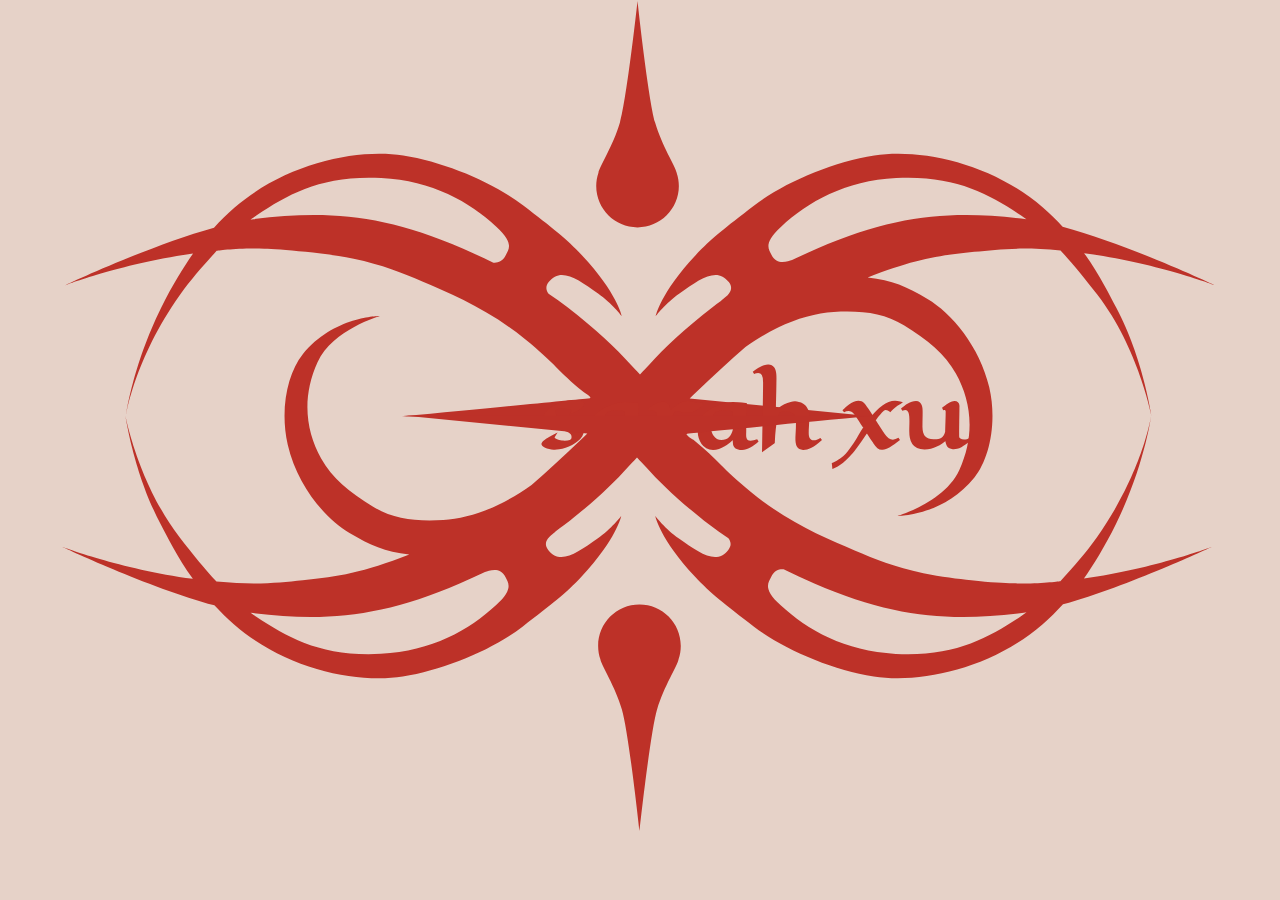
<file: index.html>
<!DOCTYPE html>
<html lang="en">
<head>
    <meta charset="UTF-8">
    <meta http-equiv="X-UA-Compatible" content="IE=edge">
    <meta name="viewport" content="width=device-width, initial-scale=1.0">
    <title>sarah xu</title>
    <link rel="stylesheet" href="style.css">
    <link rel="stylesheet" href="media.css">
    <link rel="preconnect" href="https://fonts.googleapis.com">
    <link rel="preconnect" href="https://fonts.gstatic.com" crossorigin>
    <!--Eagle Lake, EB Garamond-->
    <link href="https://fonts.googleapis.com/css2?family=EB+Garamond&family=Eagle+Lake&display=swap" rel="stylesheet">
</head>
<body>
    <div class="landing">
        <a href="./main.html">
            <img src="assets/half-logo1.svg" alt="logo" class="logo logo1">
            <div class="name">sarah xu</div>
            <img src="assets/half-logo2.svg" alt="logo" class="logo logo2">
        </a>
    </div>


</div>
 
</body>
</html>
</file>
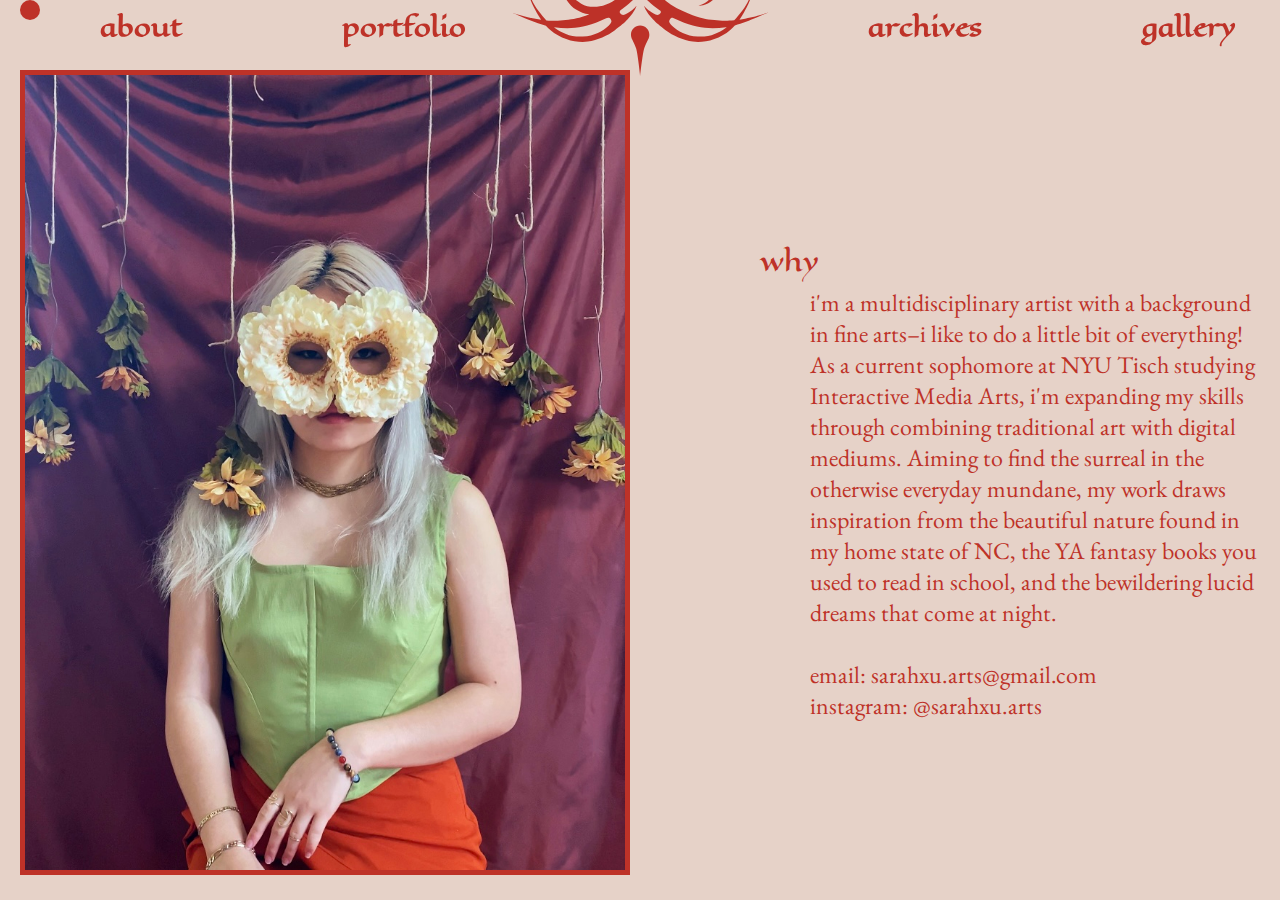
<file: about.html>
<!DOCTYPE html>
<html lang="en">
<head>
    <meta charset="UTF-8">
    <meta http-equiv="X-UA-Compatible" content="IE=edge">
    <meta name="viewport" content="width=device-width, initial-scale=1.0">
    <title>about</title>
    <link rel="stylesheet" href="style.css">
    <!--Eagle Lake, EB Garamond-->
    <link href="https://fonts.googleapis.com/css2?family=EB+Garamond&family=Eagle+Lake&display=swap" rel="stylesheet">
    <link rel="stylesheet" href="about.css">
</head>
<body>
    <div class="cursor-dot"></div>
    <div class="pageNavBar">
        <div class="p-Lside">
            <a href="./about.html">about</a>
            <a href="./portfolio.html">portfolio</a>
        </div>
        <div class="p-middle">
            <div id="halfLogo">
                <a href="./index.html">
                    <img src="assets/logoSide.svg" alt="a really cool logo on its side">
                </a>
            </div>
        </div>
        <div class="p-Rside">
            <a href="./archives.html">archives</a>
            <a href="./gallery.html">gallery</a>
        </div>
    </div>
    <div class="content">
        <div class="abtPic" id="abtPic">
            <img src="assets/mePic.jpg" alt="cool picture of sarah xu">
        </div>
        <div class="abtText">
            <div class="intro">
                <div id="str"></div>
            </div>
            <div class="bio">
                <p>i'm a multidisciplinary artist with a background in fine arts–i like to do a little bit of everything! As a current sophomore at NYU Tisch studying Interactive Media Arts, i'm expanding my skills through combining traditional art with digital mediums. Aiming to find the surreal in the otherwise everyday mundane, my work draws inspiration from the beautiful nature found in my home state of NC, the YA fantasy books you used to read in school, and the bewildering lucid dreams that come at night. </br> </br>
                email: sarahxu.arts@gmail.com </br>
                instagram: @sarahxu.arts
                </p>
            </div>
        </div>
        
    
        <div class="contact">
            <!--<p>email –– sarahxu.arts@gmail.com</p>-->
        </div>
    </div>
    <script src="script.js"></script>
 
</body>
</html>
</file>
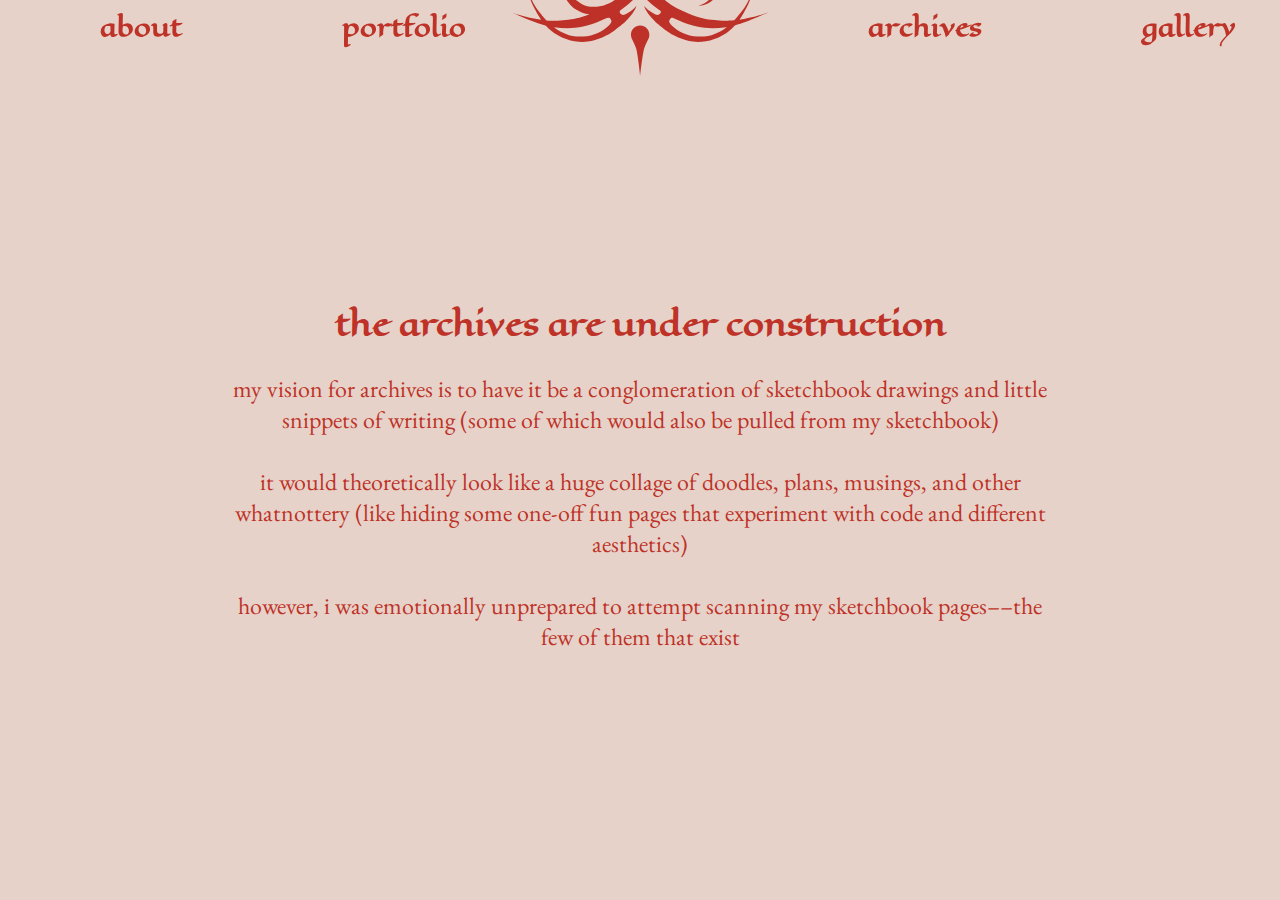
<file: archives.html>
<!DOCTYPE html>
<html lang="en">
<head>
    <meta charset="UTF-8">
    <meta http-equiv="X-UA-Compatible" content="IE=edge">
    <meta name="viewport" content="width=device-width, initial-scale=1.0">
    <title>sarah xu</title>
    <link rel="stylesheet" href="style.css">
    <link rel="stylesheet" href="media.css">
    <link rel="preconnect" href="https://fonts.googleapis.com">
    <link rel="preconnect" href="https://fonts.gstatic.com" crossorigin>
    <!--Eagle Lake, EB Garamond-->
    <link href="https://fonts.googleapis.com/css2?family=EB+Garamond&family=Eagle+Lake&display=swap" rel="stylesheet">
</head>
<body>
    <div class="pageNavBar">
        <div class="p-Lside">
            <a href="./about.html">about</a>
            <a href="./portfolio.html">portfolio</a>
        </div>
        <div class="p-middle">
            <div id="halfLogo">
                <a href="./index.html">
                    <img src="assets/logoSide.svg" alt="a really cool logo on its side">
                </a>
            </div>
        </div>
        <div class="p-Rside">
            <a href="./archives.html">archives</a>
            <a href="./gallery.html">gallery</a>
        </div>
    </div>

    <div class="damn">
        <h1>the archives are under construction</h1>
        <p>my vision for archives is to have it be a conglomeration of sketchbook drawings and little snippets of writing (some of which would also be pulled from my sketchbook)</br> </br>

        it would theoretically look like a huge collage of doodles, plans, musings, and other whatnottery (like hiding some one-off fun pages that experiment with code and different aesthetics) </br> </br>
    
        however, i was emotionally unprepared to attempt scanning my sketchbook pages––the few of them that exist</p>
        
    </div>
    


</body>
</html>
</file>
<file: style.css>
/* GLOBAL */
/* hide scrollbar */
body::-webkit-scrollbar { /* Chrome, Safari, Opera */
    display: none;
  }

html, body {
    -ms-overflow-style: none;  /* IE and Edge */
    scrollbar-width: none; /* Firefox */
    cursor: url('assets/cursor.png') 30 30, default;
}

a:hover {
    cursor: url('assets/cursor.png') 30 30, default;

}


/* assign global vars */
:root {
    --red-color: rgb(190, 50, 40);
    --bg-color: rgb(230, 210, 200); /*rgb(240, 210, 200)*/
    --style-font: 'Eagle Lake', cursive; 
    --body-font: 'EB Garamond', serif;
}

html, body {
    margin: 0;
    padding: 0px;
}

body {
    background-color: var(--bg-color);
    max-width: 100%;
    padding: 0 20px;
    padding-bottom: 20px;
}

a {
    text-decoration: none;
    color: var(--red-color);
    font-family: var(--style-font);
    font-weight: bold;
}

.content {
    max-width: 1920px;
    width: 100%;
    display: flex;
    position: relative;
    top: 70px;
    padding-bottom: 20px;
}

/* LANDING PAGE */
.landing {
    max-width: 100%;
    width: 100%;
    max-height: 830px;
    height: 100%;
    text-align: center;
    overflow: hidden;
    padding-top: 1px;
    transition: 0.5s all linear;
    filter: blur(0)
}


.logo {
    max-width: 1150px;
    width: 100%;
    height: 100%;
}

.logo1 {
    position: relative;
    top: 0;
    animation: split1 0.5s linear 0.8s;
    animation-fill-mode: forwards;
}

.logo2 {
    position: relative;
    top: -207px;
    left: -3px;
    animation: split2 0.5s linear 0.8s;
    animation-fill-mode: forwards;
}

.name {
    font-size: 86px;
    position: absolute;
    top: 345px;
    left: 520px;
    animation: nameScale 2.5s linear;
}

@keyframes split1 {
    0% {transform: translateY(0)}
    100% {transform: translateY(-43px)}
}

@keyframes split2 {
    0% {transform: translateY(0)}
    100% {transform: translateY(45px)}
}

@keyframes nameScale {
    0% {transform: scale(1%)}
    20% {transform: scale(10%)}
    50% {transform: scale(100%)}
}


/* MAIN PAGE */
.navBar {
    display: flex;
    width: 100%;
    align-items: center;
    padding-top: 30px;
}

.navBar a {
    font-size: 36px;
    padding: 0 30px;
    filter: blur(0);
    transition: 0.5s all;
}

.navBar a:hover {
    filter: blur(3px); 
}

.Lside {
    width: 30%;
}

.middle {
    width: 40%;
}

.Rside {
    width: 30%;
    justify-content: right;
}

.main-logo {
    max-width: 550px;
    width: 100%;
    height: auto;
    margin: auto;
    margin-top: -10;
    filter: blur(0);
    transition: 0.5s all;
    animation: logoPulse 1.5s infinite alternate ease;

    position: relative;
    left: -30px;
}

.main-logo:hover {
    filter: blur(5px);
}

@keyframes logoPulse {
    100% {transform: scale(110%)}
}


/* NAV BAR ON PAGES */
.pageNavBar {
    display: flex;
    overflow: hidden;
    width: 100%;
    position: fixed;
    padding-top: 8px;
    z-index: 100;
    text-align: center;
}

.pageNavBar a {
    font-size: 24px;
    padding: 0 80px;
    filter: blur(0);
    transition: 0.5s all;
    font-weight: bold;
    font-family: var(--style-font);
}

.pageNavBar a:hover {
    filter: blur(3px);
}

.p-Lside {
    display: flex;
    width: 40%;
    justify-content: left; /* bruh */ 
    justify-items: center;  /* bruh */ 
}

.p-middle {
    width: 20%
}

.p-Rside {
    display: flex;
    width: 40%;
    justify-content: left;
    justify-items: center; /* bruh */
}

#halfLogo {
    max-width: 350px;
    top: -117px;
    filter: blur(0);
    transition: 0.5s all;
    position: relative;

    left: -100px;

}

#halfLogo img {
    text-align: center;
}

#halfLogo:hover {
    filter: blur(3px);
}


/* CSS FOR ABOUT PAGE */
.abtText {
    display: flex;
    flex-direction: column;
    margin-left: 180px;
    margin-top: 170px;
}

.intro {
    font-family: var(--style-font);
    font-size: 26px;
    color: var(--red-color);
    position: relative;
    margin-left: -50px;
    transition: 0.2s all linear;
    /* animation: abtIntroMove 1.5s reverse ease-out; */
}

.bio {
    font-family: var(--body-font);
    font-size: 24px;
    color: var(--red-color);
    max-width: 600px;
    width: 100%;
    height: auto;
    margin-top: -20px;
    transition: 0.2s all linear;
    /* animation: abtBioMove 1.7s reverse ease-out; */
}

#id {
    font-family: var(--style-font);
    font-size: 26px;
    color: var(--red-color);
}

/* .intro:hover, .bio:hover {
    transform: scale(105%);
} */

.abtPic {
    position: relative;
    filter: blur(0);
    max-width: 600px;
    width: 100%;
    height: auto;
    border: 5px var(--red-color) solid;
    transition: 0.5s all linear;
    /* animation: abtPicMove 1s reverse ease-out; */
    z-index: 3;
}

.abtPic img {
    width: inherit;
    height: 100%;
}

.abtPic:hover {
    filter: blur(5px);
}

@keyframes abtPicMove {
    0% {transform: translateX(0)}
    100% {transform: translateX(-650px)}
}

@keyframes abtIntroMove {
    0% {transform: translateX(0); opacity: 100%}
    100% {transform: translateX(-1205px); opacity: 0}
}

@keyframes abtBioMove {
    0% {transform: translateX(0); opacity: 100%}
    100% {transform: translateX(-1450px); opacity: 0}
}


/* PORTFOLIO PAGE */       /* loading issues -- videos and poster img */
.container {
    max-width: 1920px;
    display: block;
    padding-top: 55px;
    max-height: 1600px;
}

.portfolioImg {
    overflow: hidden;
    max-width: 720px;
    max-height: 500px;
    margin-bottom: 40px;
    position: relative;
}

.portfolioImg:hover .overlay {
    opacity: 0.8;
}

.portfolioImg:hover .overlayText {
    opacity: 1;
}

 .overlay {
    opacity: 0;
    width: 100%;
    height: 100%;
    top: 0;
    left: 0;
    position: absolute;
    transition: 0.5s all ease;
    background-color: var(--bg-color);
    display: flex;
 }

.overlayText {
    font-family: var(--style-font);
    font-size: 28px;
    color: rgb(175, 35, 25);
    margin: auto;
    text-align: center;
} 


.right {        /* hate having this how to get rid and use flexbox perhaps??? */
    position: relative;
    top: -1620px;
    right: -753px;
    margin-right: 20px;
    max-width: 720px;
    width: 100%;
}

/* img specific adjustments */
.img1 {
    width: 100%;
}

.img2 {
    width: 140%;
    position: relative;
    left: -180px;
    top: -90px;
}

.img3 {
    width: 110%;
    position: relative;
    left: -30px;
}

.img4 {
    width: 125%;
    position: relative;
    left: -80px;
}

.img5 {
    width: 100%;
    position: relative;
    top: -300px;
}

.img6 {
    width: 100%;
    position: relative;
    top: -250px;
}


/* ARCHIVES PAGE */
.damn {
    padding-top: 280px;
    text-align: center;
    color: var(--red-color);
    padding-left: 200px;
    padding-right: 200px;
}

.damn h1 {
    font-family: var(--style-font);
    font-size: 30px;
}

.damn p {
    font-family: var(--body-font);
    font-size: 24px;
}




/* GALLERY PAGE */ /* change to absolute positioning */
.frames {
    max-width: 300px;
    height: auto;
    display: flex;
    flex: row wrap;
    /* margin: 10px; */
}

.gallery {
    max-height: 1080px;
    height: auto;
}

.frames:hover {
    transform: scale(101%);
}

.frames a {
    width: 100%;
    height: auto;
}

.frame {
    height: auto;
    position: relative;
    transition: 0.5s all linear;
}

.frame1 {
    width: 180%;
    left: 290px;
    top: 240px;
}

.frame2 {
    width: 120%;
    left: 210px;
    top: 530px;
}

.frame3 {
    width: 320%;
    left: -280px;
    top: -10px;
}

.frame4 {
    width: 300%;
    left: -370px;
    top: 260px;
}

.frame5 {
    width: 250%;
    top: 370px;
    left: 110px;
}

.frame6 {
    width: 250%;
    top: 530px;
    left: 320px;
}

.frame7 {
    width: 220%;
    left: 510px;
    top: 110px;
}

.frame8 {
    width: 200%;
    left: 420px;
    top: 420px;
}

.frame9 {
    width: 150%;
    top: 300px;
    left: 20px;
}

.frame10 {
    width: 190%;
    left: -500px;
    top: 50px;
}

.frame11 {
    width: 160%;
    left: -910px;
    top: 10px;
}

.frame12 {
    width: 270%;
    left: -450px;
    top: -5px;
    
}
</file>
<file: media.css>
@media screen and (max-width: 1000px) {
    .logo {
        max-width: 1000px;
    }
    .logo1 {
        top: 0;
    }
    .logo2 {
        top: -180px;
    }
    .name {
        font-size: 55px;
        top: 250px;
        left: 300px;
    }

    .navBar {
        max-width: 100%;
        width: 100%;
    }

    .navBar a {
        font-size: 20px;
    }

}
</file>
<file: about.css>
* {
    cursor: none;
    cursor: url();
  }

a:hover {
    cursor: url();
}
  
  .cursor-dot {
    width: 20px;
    height: 20px;
    background-color: rgb(190, 50, 40);;
    position: absolute;
    border-radius: 50%;
    z-index: 1000;
  };
</file>
